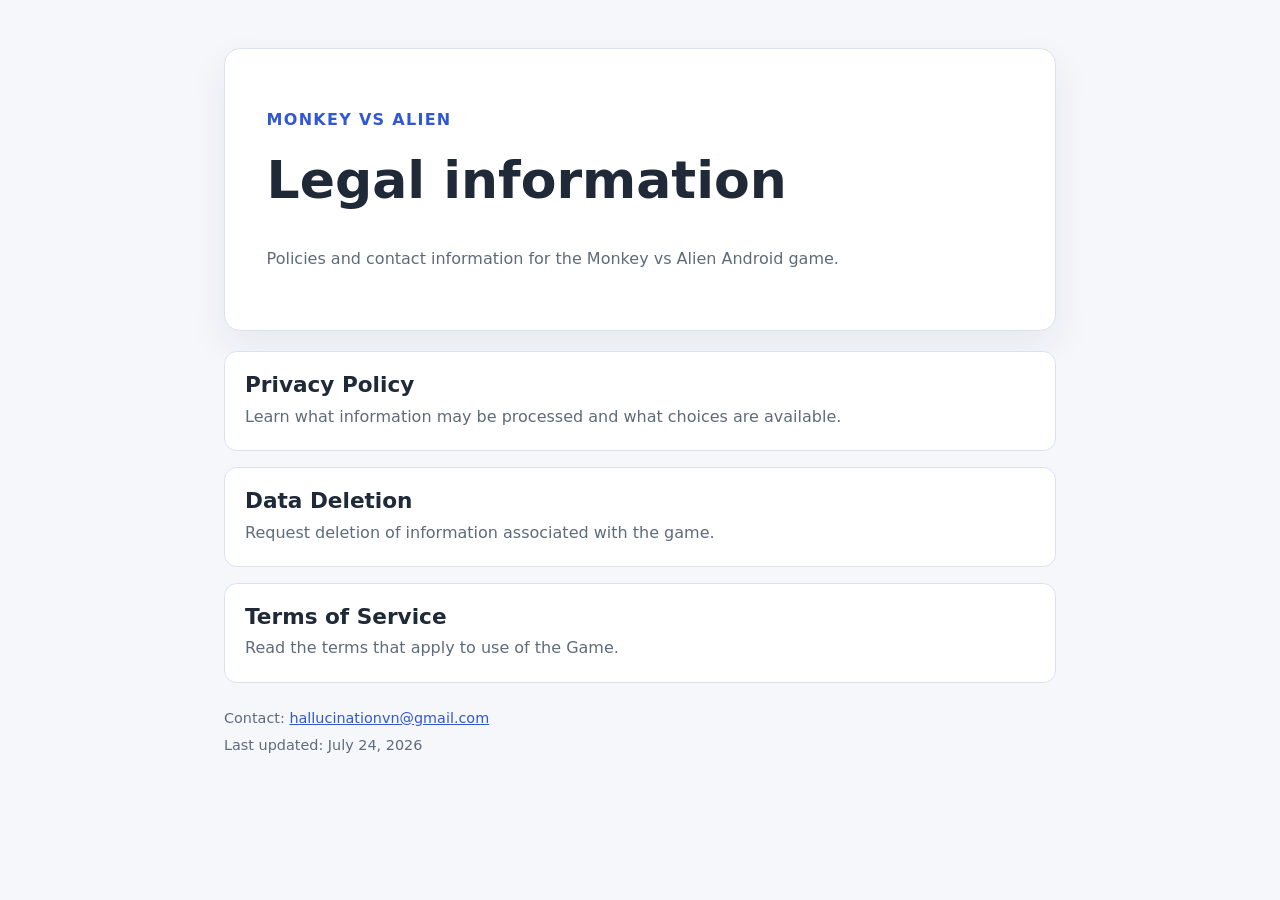
<file: index.html>
<!doctype html>
<html lang="en">
<head>
  <meta charset="utf-8">
  <meta name="viewport" content="width=device-width, initial-scale=1">
  <title>Monkey vs Alien — Legal Information</title>
  <meta name="description" content="Privacy, data deletion, and terms for Monkey vs Alien.">
  <link rel="stylesheet" href="styles.css">
</head>
<body>
  <main>
    <header>
      <p class="eyebrow">Monkey vs Alien</p>
      <h1>Legal information</h1>
      <p class="lede">Policies and contact information for the Monkey vs Alien Android game.</p>
    </header>

    <nav aria-label="Legal documents">
      <a class="card" href="privacy.html">
        <h2>Privacy Policy</h2>
        <p>Learn what information may be processed and what choices are available.</p>
      </a>
      <a class="card" href="data-deletion.html">
        <h2>Data Deletion</h2>
        <p>Request deletion of information associated with the game.</p>
      </a>
      <a class="card" href="terms.html">
        <h2>Terms of Service</h2>
        <p>Read the terms that apply to use of the Game.</p>
      </a>
    </nav>

    <footer>
      <p>Contact: <a href="mailto:hallucinationvn@gmail.com">hallucinationvn@gmail.com</a></p>
      <p>Last updated: July 24, 2026</p>
    </footer>
  </main>
</body>
</html>
</file>
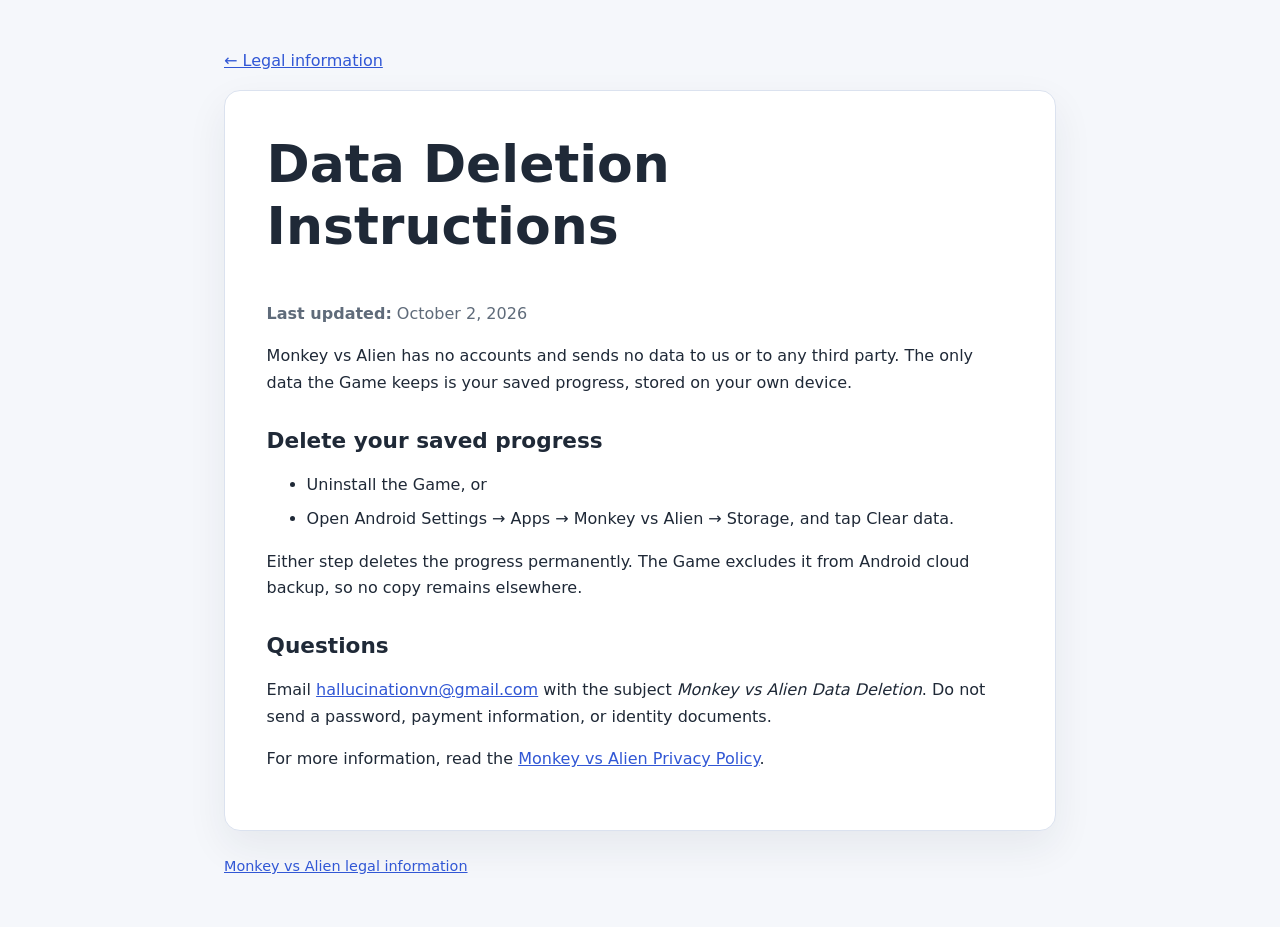
<file: data-deletion.html>
<!doctype html>
<html lang="en">
<head>
  <meta charset="utf-8">
  <meta name="viewport" content="width=device-width, initial-scale=1">
  <title>Data Deletion Instructions — Monkey vs Alien</title>
  <meta name="description" content="Instructions for deleting Monkey vs Alien data.">
  <link rel="stylesheet" href="styles.css">
</head>
<body>
  <main>
    <a class="back" href="index.html">← Legal information</a>
    <article>
      <h1>Data Deletion Instructions</h1>
      <p class="meta"><strong>Last updated:</strong> October 2, 2026</p>

      <p>Monkey vs Alien has no accounts and sends no data to us or to any third party. The only
      data the Game keeps is your saved progress, stored on your own device.</p>

      <h2>Delete your saved progress</h2>
      <ul>
        <li>Uninstall the Game, or</li>
        <li>Open Android Settings → Apps → Monkey vs Alien → Storage, and tap Clear data.</li>
      </ul>
      <p>Either step deletes the progress permanently. The Game excludes it from Android cloud
      backup, so no copy remains elsewhere.</p>

      <h2>Questions</h2>
      <p>Email <a href="mailto:hallucinationvn@gmail.com">hallucinationvn@gmail.com</a> with the
      subject <em>Monkey vs Alien Data Deletion</em>. Do not send a password, payment
      information, or identity documents.</p>

      <p>For more information, read the <a href="privacy.html">Monkey vs Alien Privacy Policy</a>.</p>
    </article>
    <footer><a href="index.html">Monkey vs Alien legal information</a></footer>
  </main>
</body>
</html>
</file>
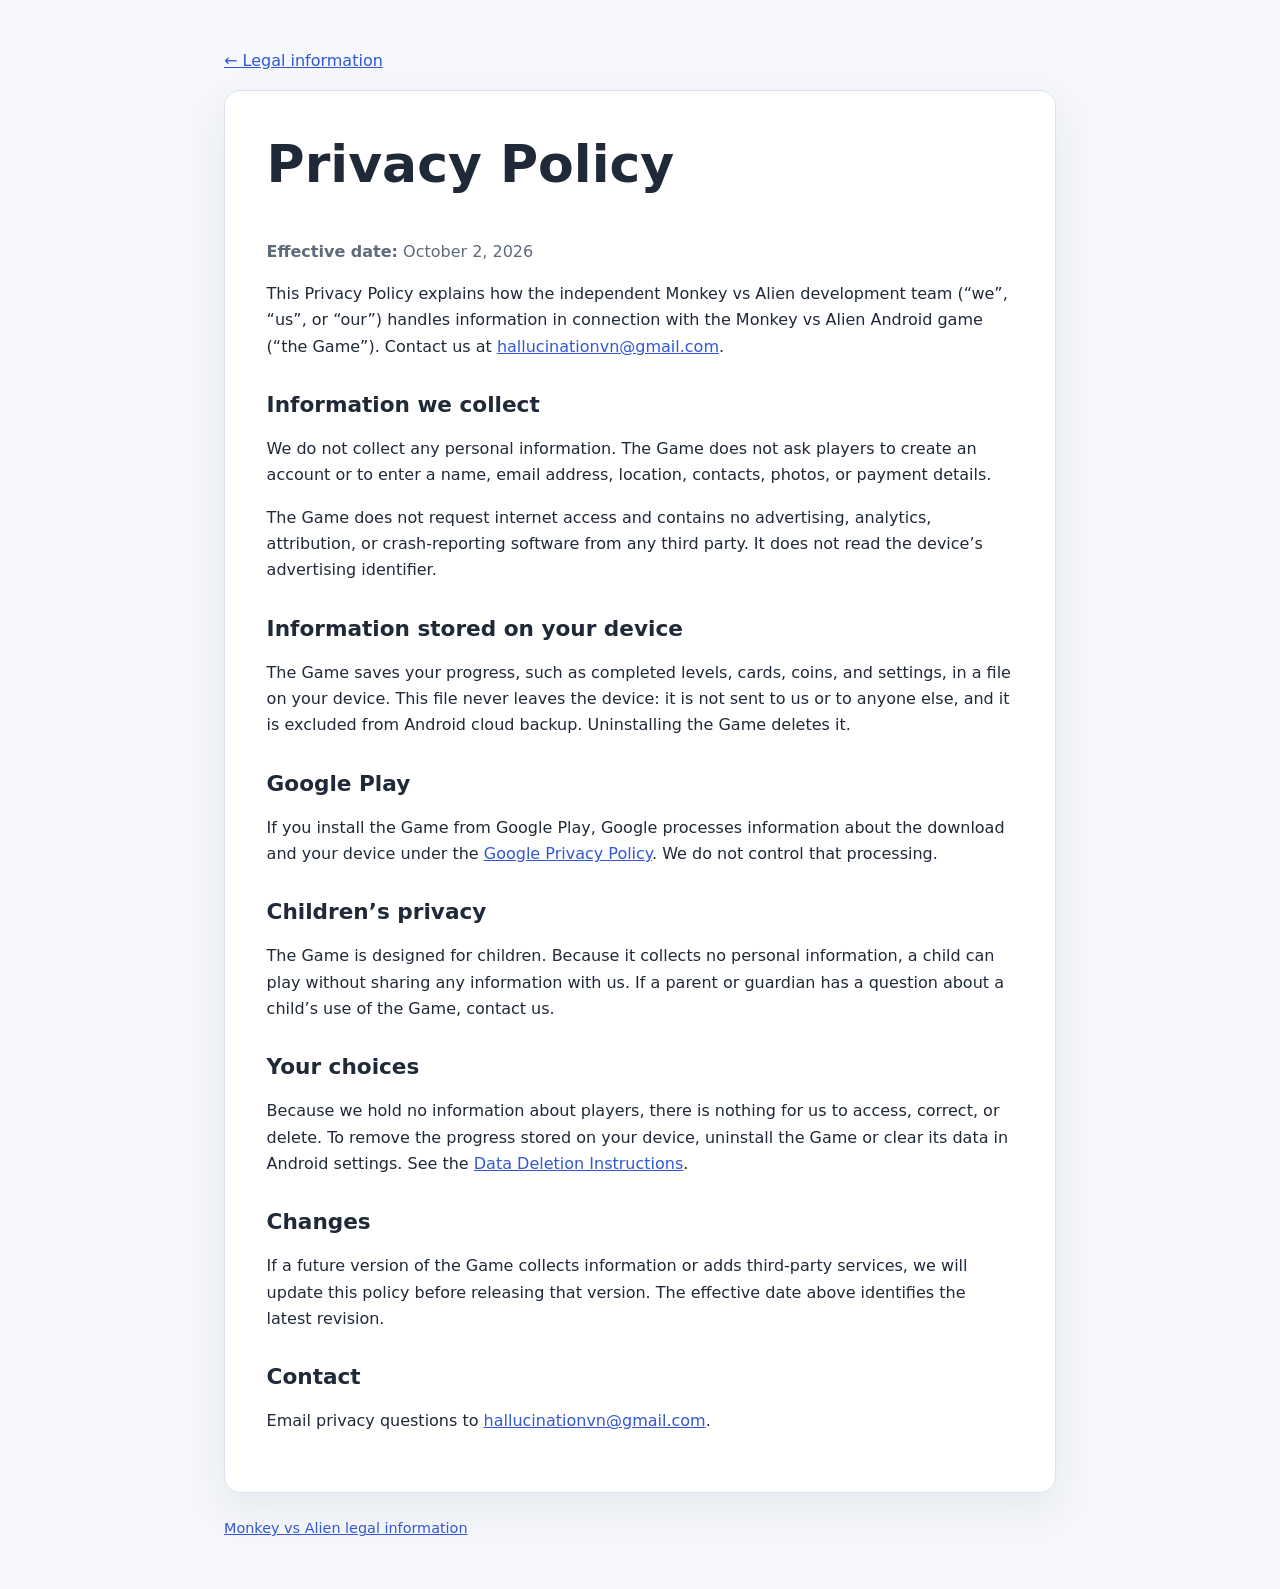
<file: privacy.html>
<!doctype html>
<html lang="en">
<head>
  <meta charset="utf-8">
  <meta name="viewport" content="width=device-width, initial-scale=1">
  <title>Privacy Policy — Monkey vs Alien</title>
  <meta name="description" content="Privacy Policy for the Monkey vs Alien Android game.">
  <link rel="stylesheet" href="styles.css">
</head>
<body>
  <main>
    <a class="back" href="index.html">← Legal information</a>
    <article>
      <h1>Privacy Policy</h1>
      <p class="meta"><strong>Effective date:</strong> October 2, 2026</p>

      <p>This Privacy Policy explains how the independent Monkey vs Alien development team
      (“we”, “us”, or “our”) handles information in connection with the Monkey vs Alien
      Android game (“the Game”). Contact us at
      <a href="mailto:hallucinationvn@gmail.com">hallucinationvn@gmail.com</a>.</p>

      <h2>Information we collect</h2>
      <p>We do not collect any personal information. The Game does not ask players to create an
      account or to enter a name, email address, location, contacts, photos, or payment
      details.</p>
      <p>The Game does not request internet access and contains no advertising, analytics,
      attribution, or crash-reporting software from any third party. It does not read the
      device’s advertising identifier.</p>

      <h2>Information stored on your device</h2>
      <p>The Game saves your progress, such as completed levels, cards, coins, and settings, in
      a file on your device. This file never leaves the device: it is not sent to us or to
      anyone else, and it is excluded from Android cloud backup. Uninstalling the Game deletes
      it.</p>

      <h2>Google Play</h2>
      <p>If you install the Game from Google Play, Google processes information about the
      download and your device under the
      <a href="https://policies.google.com/privacy">Google Privacy Policy</a>. We do not
      control that processing.</p>

      <h2>Children’s privacy</h2>
      <p>The Game is designed for children. Because it collects no personal information, a child
      can play without sharing any information with us. If a parent or guardian has a question
      about a child’s use of the Game, contact us.</p>

      <h2>Your choices</h2>
      <p>Because we hold no information about players, there is nothing for us to access,
      correct, or delete. To remove the progress stored on your device, uninstall the Game or
      clear its data in Android settings. See the
      <a href="data-deletion.html">Data Deletion Instructions</a>.</p>

      <h2>Changes</h2>
      <p>If a future version of the Game collects information or adds third-party services, we
      will update this policy before releasing that version. The effective date above
      identifies the latest revision.</p>

      <h2>Contact</h2>
      <p>Email privacy questions to
      <a href="mailto:hallucinationvn@gmail.com">hallucinationvn@gmail.com</a>.</p>
    </article>
    <footer><a href="index.html">Monkey vs Alien legal information</a></footer>
  </main>
</body>
</html>
</file>
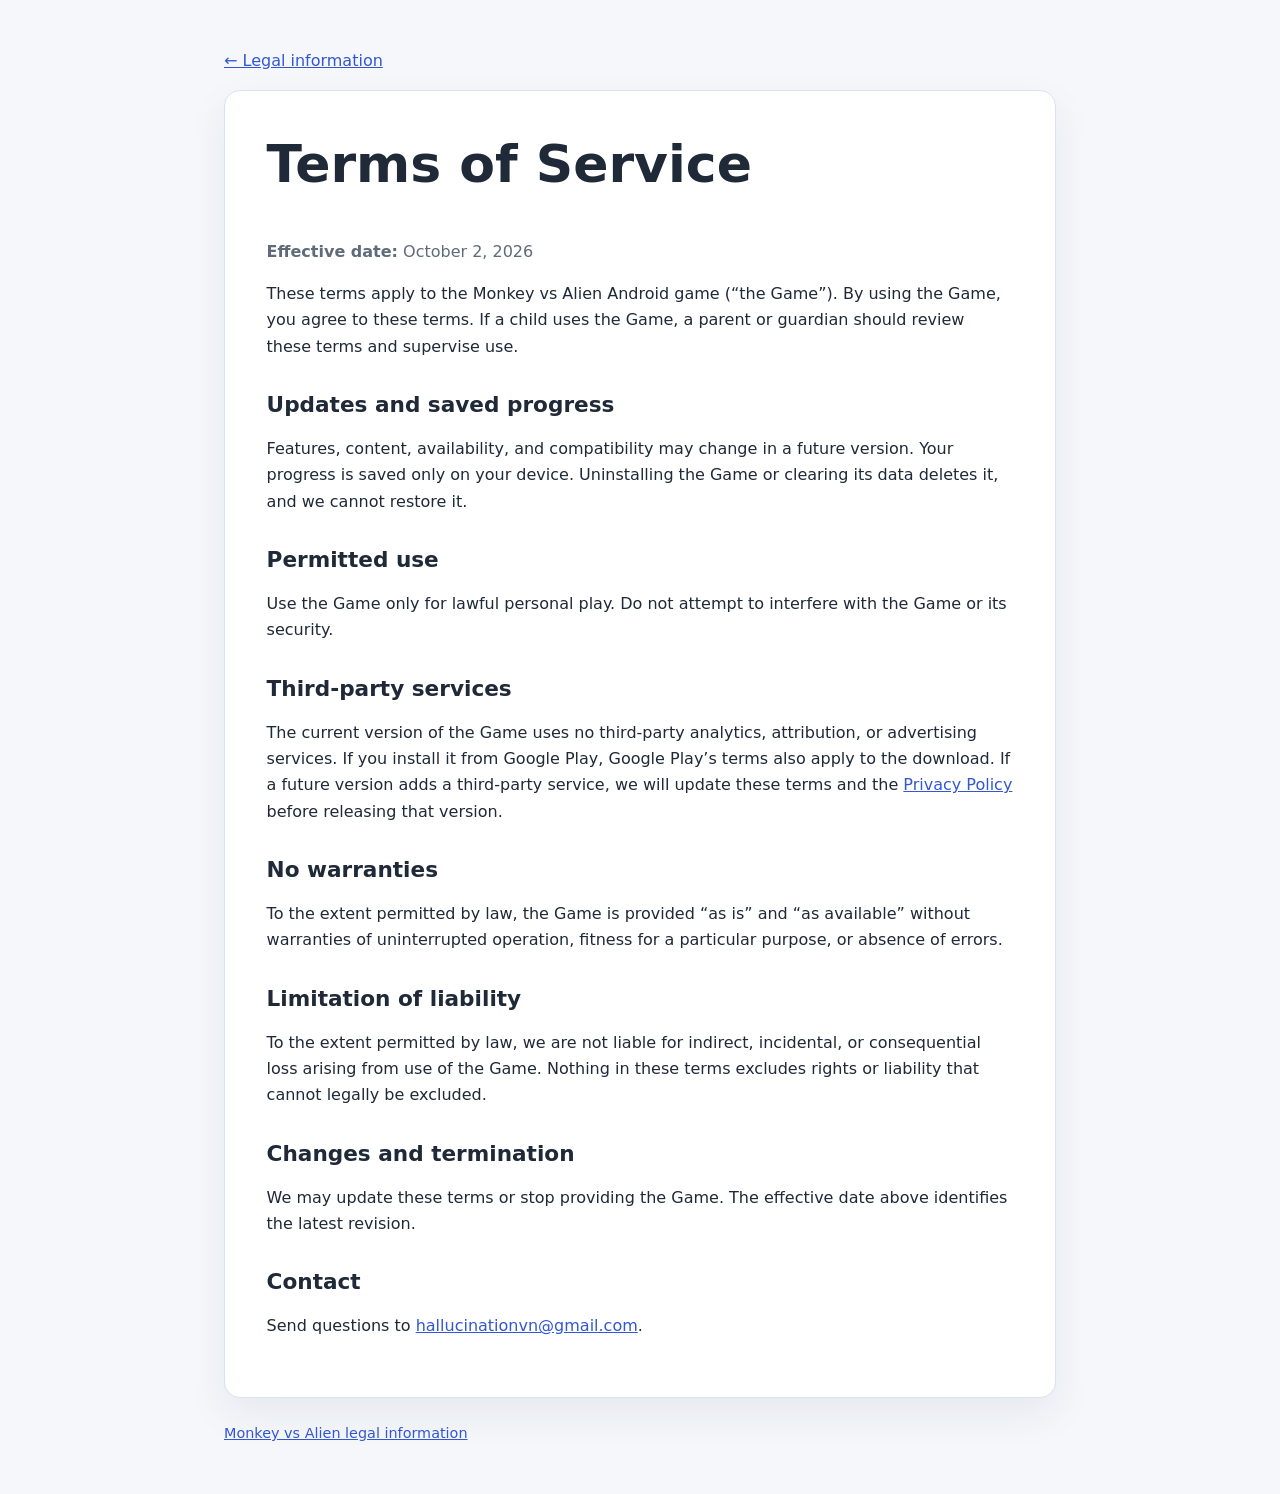
<file: terms.html>
<!doctype html>
<html lang="en">
<head>
  <meta charset="utf-8">
  <meta name="viewport" content="width=device-width, initial-scale=1">
  <title>Terms of Service — Monkey vs Alien</title>
  <meta name="description" content="Terms of Service for the Monkey vs Alien Android game.">
  <link rel="stylesheet" href="styles.css">
</head>
<body>
  <main>
    <a class="back" href="index.html">← Legal information</a>
    <article>
      <h1>Terms of Service</h1>
      <p class="meta"><strong>Effective date:</strong> October 2, 2026</p>

      <p>These terms apply to the Monkey vs Alien Android game (“the Game”). By using
      the Game, you agree to these terms. If a child uses the Game, a parent or guardian
      should review these terms and supervise use.</p>

      <h2>Updates and saved progress</h2>
      <p>Features, content, availability, and compatibility may change in a future version.
      Your progress is saved only on your device. Uninstalling the Game or clearing its data
      deletes it, and we cannot restore it.</p>

      <h2>Permitted use</h2>
      <p>Use the Game only for lawful personal play. Do not attempt to interfere with the
      Game or its security.</p>

      <h2>Third-party services</h2>
      <p>The current version of the Game uses no third-party analytics, attribution, or
      advertising services. If you install it from Google Play, Google Play’s terms also apply
      to the download. If a future version adds a third-party service, we will update these
      terms and the <a href="privacy.html">Privacy Policy</a> before releasing that
      version.</p>

      <h2>No warranties</h2>
      <p>To the extent permitted by law, the Game is provided “as is” and “as
      available” without warranties of uninterrupted operation, fitness for a particular
      purpose, or absence of errors.</p>

      <h2>Limitation of liability</h2>
      <p>To the extent permitted by law, we are not liable for indirect, incidental, or
      consequential loss arising from use of the Game. Nothing in these terms excludes
      rights or liability that cannot legally be excluded.</p>

      <h2>Changes and termination</h2>
      <p>We may update these terms or stop providing the Game. The effective date above
      identifies the latest revision.</p>

      <h2>Contact</h2>
      <p>Send questions to
      <a href="mailto:hallucinationvn@gmail.com">hallucinationvn@gmail.com</a>.</p>
    </article>
    <footer><a href="index.html">Monkey vs Alien legal information</a></footer>
  </main>
</body>
</html>
</file>
<file: styles.css>
:root {
  color-scheme: light;
  --background: #f5f7fb;
  --surface: #ffffff;
  --text: #1f2937;
  --muted: #5f6b7a;
  --accent: #3157d5;
  --accent-dark: #203fa8;
  --border: #dbe2ef;
}

* {
  box-sizing: border-box;
}

body {
  margin: 0;
  background: var(--background);
  color: var(--text);
  font-family: system-ui, -apple-system, BlinkMacSystemFont, "Segoe UI", sans-serif;
  font-size: 1rem;
  line-height: 1.65;
}

main {
  width: min(92%, 52rem);
  margin: 0 auto;
  padding: 3rem 0;
}

header,
article {
  background: var(--surface);
  border: 0.0625rem solid var(--border);
  border-radius: 1rem;
  padding: clamp(1.5rem, 5%, 3rem);
  box-shadow: 0 1rem 2.5rem rgba(31, 41, 55, 0.07);
}

h1,
h2 {
  line-height: 1.2;
}

h1 {
  margin-top: 0;
  font-size: clamp(2rem, 6vw, 3.25rem);
}

h2 {
  margin-top: 2rem;
  font-size: 1.35rem;
}

a {
  color: var(--accent);
}

a:hover,
a:focus-visible {
  color: var(--accent-dark);
}

.eyebrow {
  color: var(--accent);
  font-weight: 700;
  letter-spacing: 0.08em;
  text-transform: uppercase;
}

.lede,
.meta {
  color: var(--muted);
}

nav {
  display: grid;
  gap: 1rem;
  margin-top: 1.25rem;
}

.card {
  display: block;
  background: var(--surface);
  border: 0.0625rem solid var(--border);
  border-radius: 0.8rem;
  padding: 1.25rem;
  color: var(--text);
  text-decoration: none;
}

.card:hover,
.card:focus-visible {
  border-color: var(--accent);
  color: var(--text);
}

.card h2 {
  margin: 0 0 0.35rem;
}

.card p {
  margin: 0;
  color: var(--muted);
}

.back {
  display: inline-block;
  margin-bottom: 1rem;
}

li + li {
  margin-top: 0.5rem;
}

footer {
  margin-top: 1.5rem;
  color: var(--muted);
  font-size: 0.9rem;
}

footer p {
  margin: 0.2rem 0;
}
</file>
